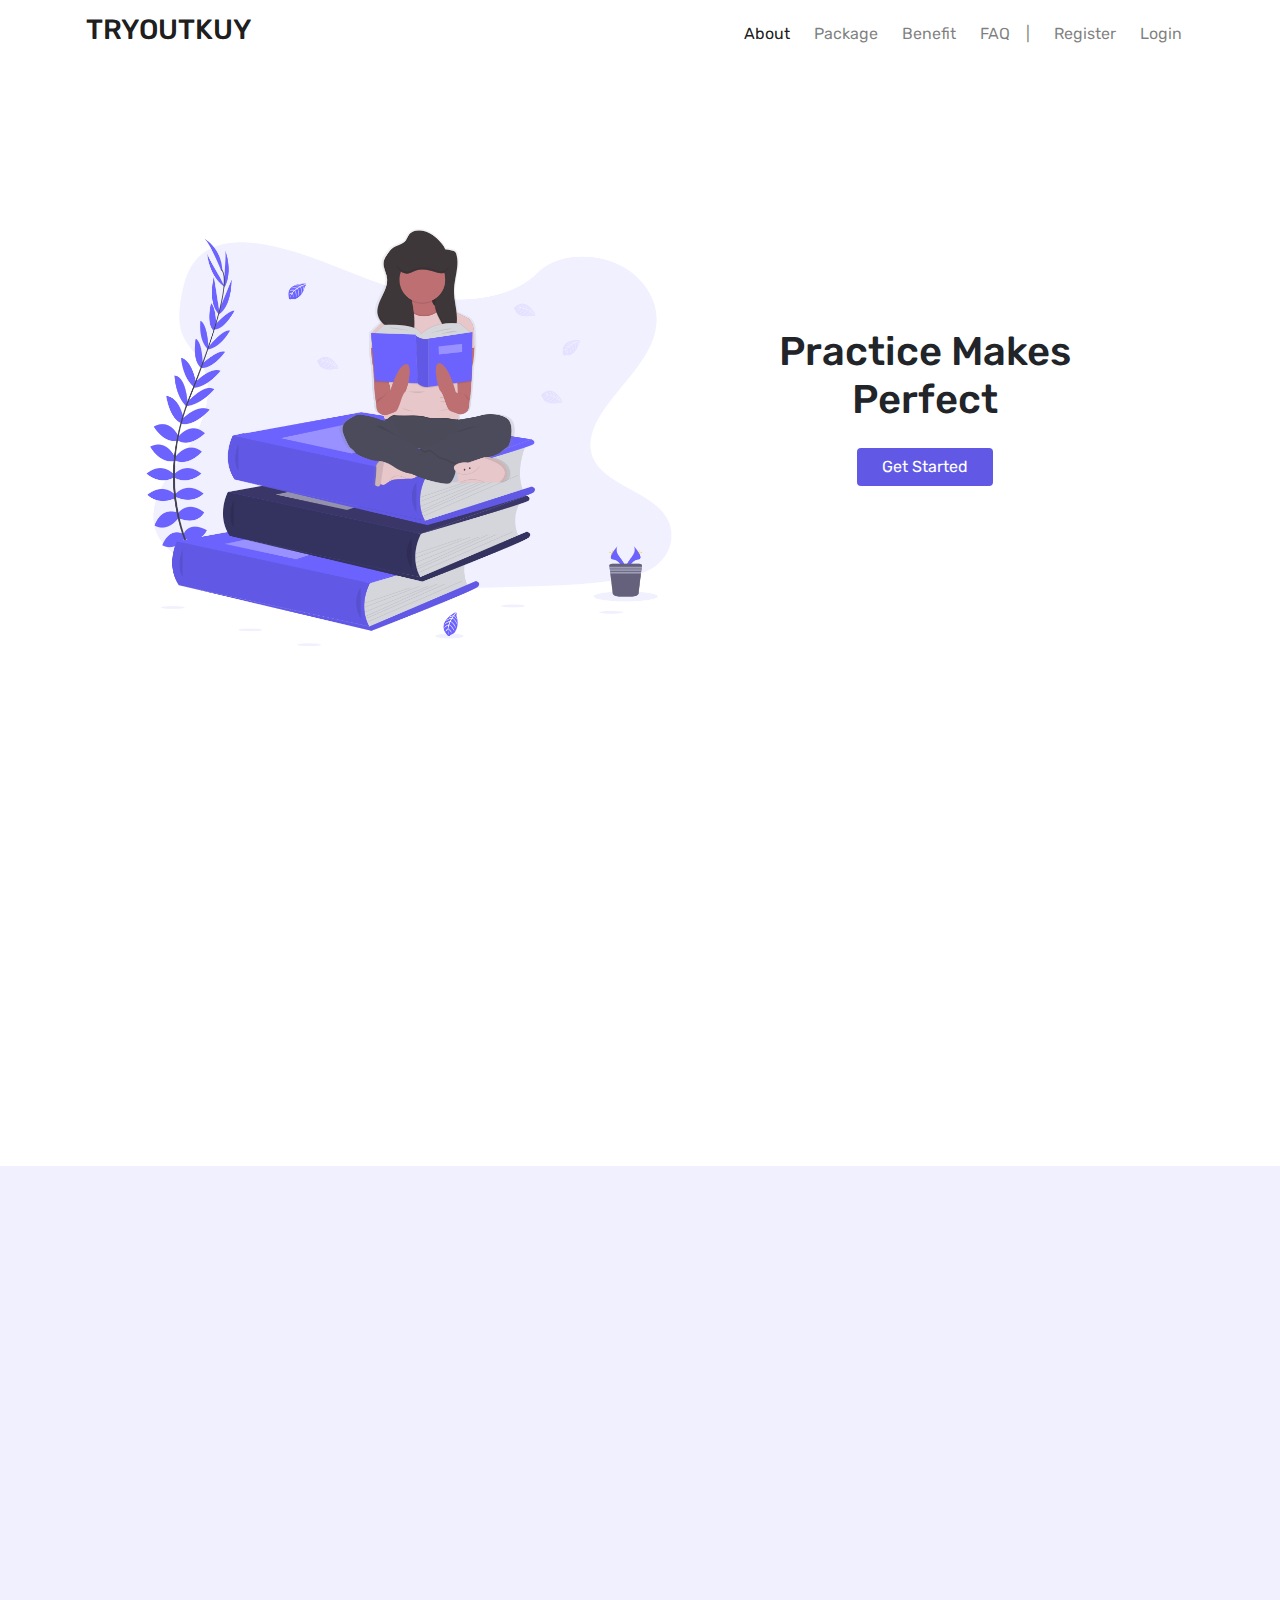
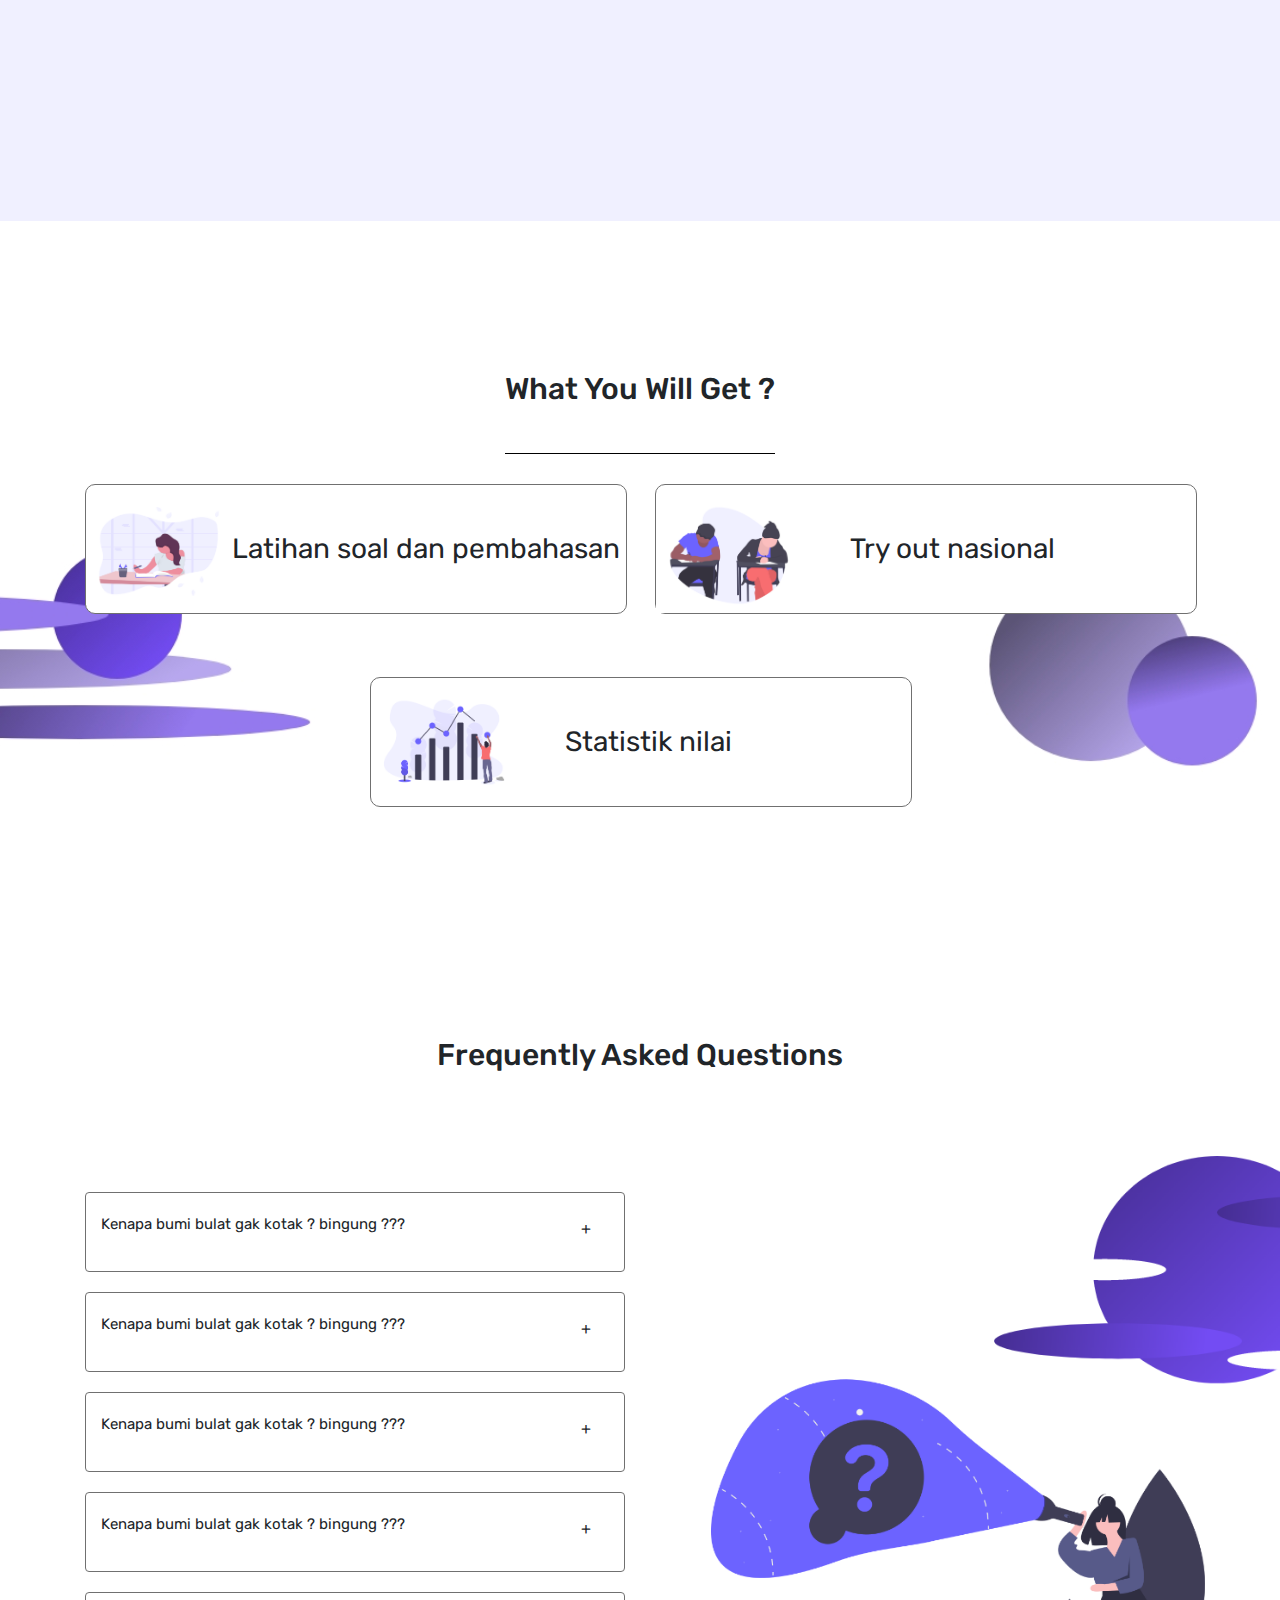
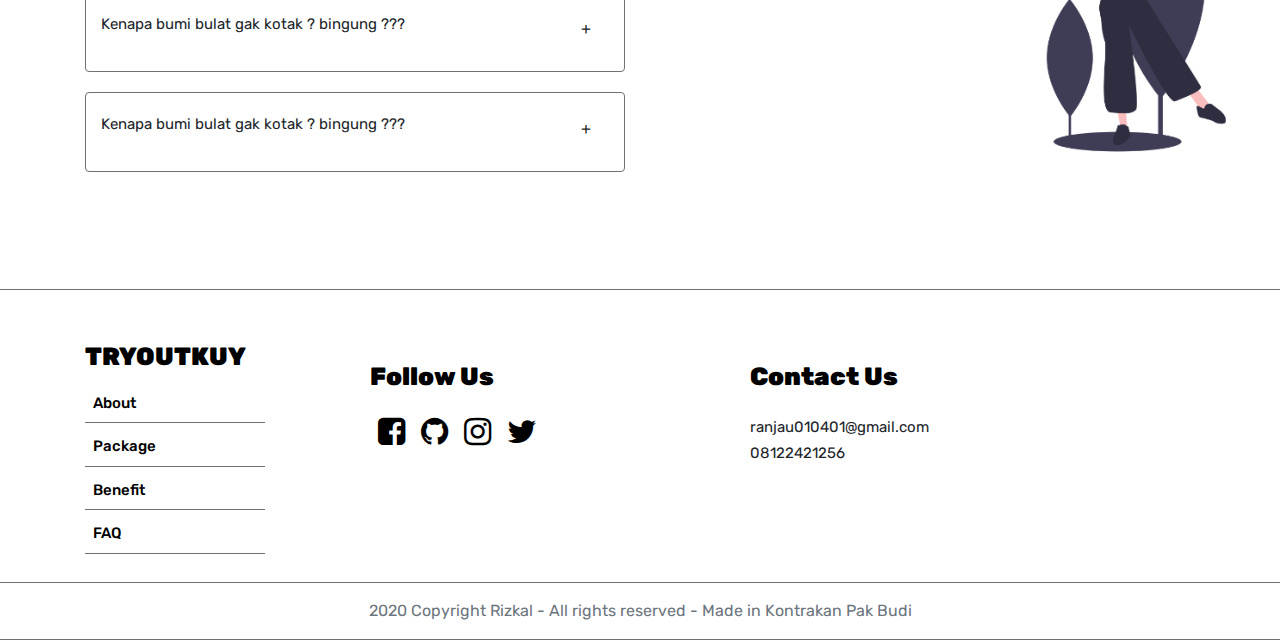
<file: index.html>
<html>
    <head>
        <title>Tryoutkuy</title>
        <link href="https://unpkg.com/aos@2.3.1/dist/aos.css" rel="stylesheet">
        <link rel="stylesheet" href="https://maxcdn.bootstrapcdn.com/bootstrap/4.0.0/css/bootstrap.min.css" integrity="sha384-Gn5384xqQ1aoWXA+058RXPxPg6fy4IWvTNh0E263XmFcJlSAwiGgFAW/dAiS6JXm" crossorigin="anonymous">
        <link rel="stylesheet" href="Styles/main.css">
        <link href="https://fonts.googleapis.com/css2?family=Rubik:ital,wght@0,300;0,400;0,500;0,700;0,900;1,400&display=swap" rel="stylesheet">
        <link rel="stylesheet" href="https://cdnjs.cloudflare.com/ajax/libs/font-awesome/4.7.0/css/font-awesome.min.css">
    </head>
    <body>
        <!--Navbar-->
        <div class="container sticky" id="navbar">
            <nav class=" row navbar navbar-expand-lg navbar-light">
                <a href="#" class="navbar-brand">
                    <h3>TRYOUTKUY</h3>
                </a>
                <button class="navbar-toggler navbar-toggler-right" 
                type="button" 
                data-toggle="collapse" 
                data-target="#navb" >
                
                <span class="navbar-toggler-icon"></span>
                </button>
                
                <div class="collapse navbar-collapse" id="navb">
                    <ul class="navbar-nav ml-auto">
                        <li class="nav-item active px-1">
                            <a href="#about" class="nav-link">About</a>
                        </li>
                        <li class="nav-item px-1">
                            <a href="#package" class="nav-link">Package</a>
                        </li>
                        <li class="nav-item px-1">
                            <a href="#benefit" class="nav-link">Benefit</a>
                        </li>
                        <li class="nav-item px-1">
                            <a href="#faq" class="nav-link">FAQ &nbsp &nbsp;|</a>
                        </li>
                        <li class="nav-item px-1">
                            <a href="login.html" class="nav-link">Register</a>
                        </li>
                        <li class="nav-item px-1">
                            <a href="register.html" class="nav-link">Login</a>
                        </li>
                    </ul>
                </div>
            </nav>
        </div>
        <!--Header-->
        <header>
            <div class="container">
                <div class="row header-content justify-content-left">
                    <div class="col-12 col-md-6 text-center header-text order-2">
                        <h1>Practice Makes
                            <br>
                            Perfect
                        </h1>
                        <a href="#" class="btn btn-get-started px-4 mt-3">
                            Get Started
                        </a>
                    </div>
                    <div class="col-12 col-md-6 text-center order-1">
                        <img src="images//undraw_book_lover_mkck.png" width="120%" alt="">
                    </div>
                </div>
            </div>       
        </header>

        <main>
            <section class="about" id="about">
                <div class="container">
                    <div class="justify-content-center row" data-aos="fade-down">
                        <h2>About Us</h2>
                        <div class="row justify-content-center">
                            <div class="col-8 text-center">
                                <p>Lorem ipsum dolor, sit amet consectetur adipisicing elit. Nihil mollitia voluptatem ipsa accusamus, modi magni odit libero est expedita eligendi voluptate hic, unde in voluptatibus aperiam sed, accusantium perferendis minima. </p>
                            </div>
                            
                        </div>
                        
                    </section>
                </div>
            </section>

            <section class="package" id="package">
                <div class="container">
                    <div class="row justify-content-center pt-4">
                        <h2 class="mb-4" data-aos="fade-up">Package</h2>
                    </div>
                    <div class="row justify-content-center">
                        <div class="col-12 col-md-4 package-content">
                            <div class="card card-package text-center" data-aos="fade-up" data-aos-delay="200">
                                <h3 class="">The One</h3>
                                <p>Lorem ipsum dolor sit amet, consectetur adipisicing elit. Sed nisi cupiditate, rerum laudantium saepe doloribus cum error sunt repudiandae veritatis iure. Hic nihil doloribus nulla aperiam illum necessitatibus debitis soluta?</p>
                                <hr>
                                <h3>200K</h3>    
                            </div>                          
                        </div>
                        <div class="col-12 col-md-4 package-content">
                            <div class="card card-package text-center" data-aos="fade-up" data-aos-delay="400">
                                <h3>The One</h3>
                                <p>Lorem ipsum dolor sit amet, consectetur adipisicing elit. Sed nisi cupiditate, rerum laudantium saepe doloribus cum error sunt repudiandae veritatis iure. Hic nihil doloribus nulla aperiam illum necessitatibus debitis soluta?</p>
                                <hr>
                                <h3>200K</h3>    
                            </div>                          
                        </div>
                        <div class="col-12 col-md-4 package-content">
                            <div class="card card-package text-center" data-aos="fade-up" data-aos-delay="600">
                                <h3 class="">The One</h3>
                                <p>Lorem ipsum dolor sit amet, consectetur adipisicing elit. Sed nisi cupiditate, rerum laudantium saepe doloribus cum error sunt repudiandae veritatis iure. Hic nihil doloribus nulla aperiam illum necessitatibus debitis soluta?</p>
                                <hr>
                                <h3>200K</h3>    
                            </div>                          
                        </div>
                    </div>
                </div>
            </section>

            <section class="benefit" id="benefit">
                <div class="container">
                    <div class="row benefit-title justify-content-center">
                        <h2>What You Will Get ?</h2>
                    </div>
                    <div class="row benefit-content justify-content-center">
                        <div class="col-12 col-lg-6 text-center benefit-item">
                            <div class="card card-benefit">
                                <div class="row pt-2">        
                                    <img class="" src="images/undraw_studying_s3l7.png" alt="Latihan soal dan pembahasan image" width="161px">
                                    <p>Latihan soal dan pembahasan</p>
                                </div>
                            </div>
                        </div>
                        <div class="col-12 col-lg-6 text-center benefit-item">
                            <div class="card card-benefit">
                                <div class="row pt-2">        
                                    <img class="" src="images/undraw_exams_g4ow.png" alt="Latihan soal dan pembahasan image" width="161px">
                                    <p class="ml-5">Try out nasional</p>
                                </div>
                            </div>
                        </div>
                    </div>
                    <div class="row benefit-content justify-content-center">
                        <div class="col-12 col-lg-6 text-center benefit-item">
                            <div class="card card-benefit">
                                <div class="row pt-2">        
                                    <img class="" src="images/undraw_visual_data_b1wx.png" alt="Latihan soal dan pembahasan image" width="161px">
                                    <p class="align-middle ml-5">Statistik nilai</p>
                                </div>
                            </div>
                        </div>               
                    </div>
                </div>
            </section>

            <section class="faq pt-5" id="faq">
                <div class="container">
                    <h2 class="text-center">Frequently Asked Questions</h2>
                    <div class="row faq-content">
                        <div class="col-12 col-lg-6 mt-3">
                            <div class="card card-faq">
                                <div class="row">
                                    <p>Kenapa bumi bulat gak kotak ? bingung ???</p>
                                    <a class=" quest1 ml-auto mr-5 mt-4" style="cursor: pointer;">+</a>
                                </div>
                            </div>
                            <p class="answer1">Karena Bumi itu bulat oi</p>
                            <div class="card card-faq">
                                <div class="row">
                                    <p>Kenapa bumi bulat gak kotak ? bingung ???</p>
                                    <a class=" quest2 ml-auto mr-5 mt-4" style="cursor: pointer;">+</a>
                                </div>
                            </div>
                            <p class="answer2">Karena Bumi itu bulat oi</p>
                            <div class="card card-faq">
                                <div class="row">
                                    <p>Kenapa bumi bulat gak kotak ? bingung ???</p>
                                    <a class=" quest3 ml-auto mr-5 mt-4" style="cursor: pointer;">+</a>
                                </div>
                            </div>
                            <p class="answer3">Karena Bumi itu bulat oi</p>
                            <div class="card card-faq">
                                <div class="row">
                                    <p>Kenapa bumi bulat gak kotak ? bingung ???</p>
                                    <a class=" quest4 ml-auto mr-5 mt-4" style="cursor: pointer;">+</a>
                                </div>
                            </div>
                            <p class="answer4">Karena Bumi itu bulat oi</p>
                            <div class="card card-faq">
                                <div class="row">
                                    <p>Kenapa bumi bulat gak kotak ? bingung ???</p>
                                    <a class=" quest5 ml-auto mr-5 mt-4" style="cursor: pointer;">+</a>
                                </div>
                            </div>
                            <p class="answer5">Karena Bumi itu bulat oi</p>
                            <div class="card card-faq">
                                <div class="row">
                                    <p>Kenapa bumi bulat gak kotak ? bingung ???</p>
                                    <a class=" quest6 ml-auto mr-5 mt-4" style="cursor: pointer;">+</a>
                                </div>
                            </div>
                            <p class="answer6">Karena Bumi itu bulat oi</p>
                        </div>
                        <div class="col-12 col-lg-6">
                            <img src="images/Group 3.png" width="150%" alt="">
                        </div>
                    </div>
                </div>
            </section>
            
            
        </main>

        <footer>
            <div class="footer-1">
                <div class="container footer-content pt-5">
                    <section class="footer">
                        <div class="row footer-content">
                            <div class="col-12 col-md-3 tryoutkuy-content">                        
                                <div class="d-flex flex-column">
                                    <div class="footer-title mb-2">TRYOUTKUY</div>
                                    <div class="mb-1 item p-2"><a href="#">About</a></div>
                                    <div class="mb-1 item p-2"><a href="#">Package</a></div>
                                    <div class="mb-1 item p-2"><a href="#">Benefit</a></div>
                                    <div class="mb-1 item p-2"><a href="#">FAQ</a></div>
                                </div>
                            </div>  
                            <div class="col-12 col-md-4 follow-us mt-4">
                                <h3 class="footer-title">Follow Us</h3>
                                <div class="d-flex flex-row mt-4">
                                    <div class="facebook mx-2">
                                        <a href="#" class="text-decoration-none"><i class="fa fa-facebook-square fa-2x"></i></a>     
                                    </div>
                                    <div class="instagram mx-2">
                                        <a href="#" class="text-decoration-none"><i class="fa fa-github fa-2x"></i></a>     
                                    </div>
                                    <div class="github mx-2">
                                        <a href="#" class="text-decoration-none"><i class="fa fa-instagram fa-2x"></i></a>     
                                    </div>
                                    <div class="twitter mx-2">
                                        <a href="#" class="text-decoration-none"><i class="fa fa-twitter fa-2x"></i></a>     
                                    </div>
                                </div>
                            </div> 
                            <div class="col-12 col-md-3 contact-us mt-4">
                                <h3 class="footer-title">Contact Us</h3>
                                <p class="mt-4">ranjau010401@gmail.com</p>
                                <p class="no-telp">08122421256</p>
                            </div>     
                        </div>
                        
                    </section>
                </div>        
            </div>
            <div class="footer-2 mt-4">
                <div class="containe text-center">
                    <p class="text-muted pt-3">2020 Copyright Rizkal - All rights reserved - Made in Kontrakan Pak Budi</p>
                </div>
            </div>
            
        </footer>
        <script src="https://unpkg.com/aos@2.3.1/dist/aos.js"></script>
        <script>
            AOS.init();
          </script>
        <script src="Script/script.js"></script>
        <!-- Optional JavaScript -->
        <!-- jQuery first, then Popper.js, then Bootstrap JS -->
        <script src="https://code.jquery.com/jquery-3.2.1.slim.min.js" integrity="sha384-KJ3o2DKtIkvYIK3UENzmM7KCkRr/rE9/Qpg6aAZGJwFDMVNA/GpGFF93hXpG5KkN" crossorigin="anonymous"></script>
        <script src="https://cdnjs.cloudflare.com/ajax/libs/popper.js/1.12.9/umd/popper.min.js" integrity="sha384-ApNbgh9B+Y1QKtv3Rn7W3mgPxhU9K/ScQsAP7hUibX39j7fakFPskvXusvfa0b4Q" crossorigin="anonymous"></script>
        <script src="https://maxcdn.bootstrapcdn.com/bootstrap/4.0.0/js/bootstrap.min.js" integrity="sha384-JZR6Spejh4U02d8jOt6vLEHfe/JQGiRRSQQxSfFWpi1MquVdAyjUar5+76PVCmYl" crossorigin="anonymous"></script>
    </body>
</html>
</file>
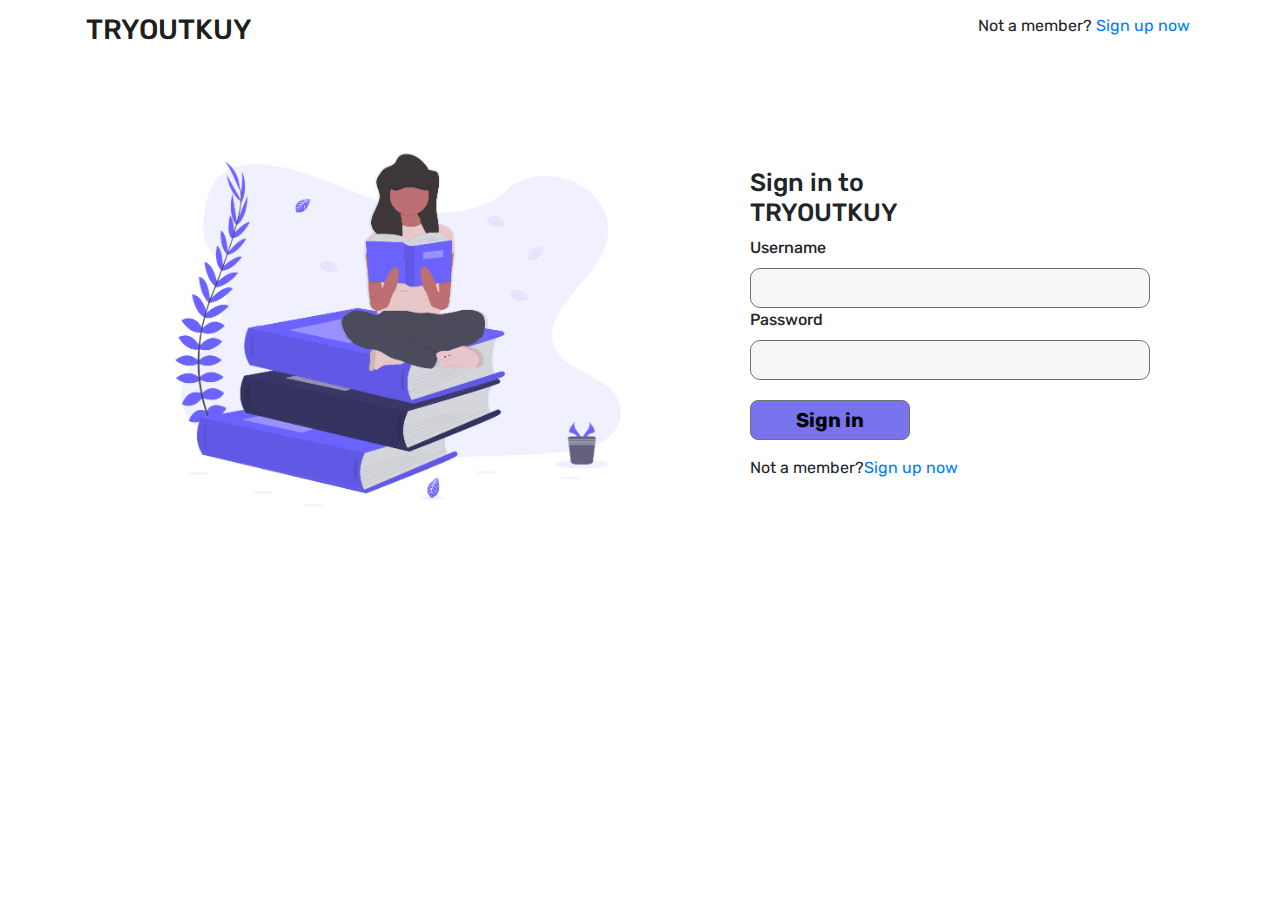
<file: login.html>
<html>
    <head>
        <title>Tryoutkuy</title>
        <link href="https://unpkg.com/aos@2.3.1/dist/aos.css" rel="stylesheet">
        <link rel="stylesheet" href="https://maxcdn.bootstrapcdn.com/bootstrap/4.0.0/css/bootstrap.min.css" integrity="sha384-Gn5384xqQ1aoWXA+058RXPxPg6fy4IWvTNh0E263XmFcJlSAwiGgFAW/dAiS6JXm" crossorigin="anonymous">
        <link rel="stylesheet" href="Styles/login.css">
        <link href="https://fonts.googleapis.com/css2?family=Rubik:ital,wght@0,300;0,400;0,500;0,700;0,900;1,400&display=swap" rel="stylesheet">
        <link rel="stylesheet" href="https://cdnjs.cloudflare.com/ajax/libs/font-awesome/4.7.0/css/font-awesome.min.css">
    </head>
    <body>
        <!--Navbar-->
        <div class="container sticky" id="navbar">
            <nav class=" row navbar navbar-expand-lg navbar-light">
                <a href="#" class="navbar-brand">
                    <h3>TRYOUTKUY</h3>
                </a>
                <!-- <button class="navbar-toggler navbar-toggler-right" 
                type="button" 
                data-toggle="collapse" 
                data-target="#navb" > 
                
               <span class="navbar-toggler-icon"></span> 
                </button> -->
                
                <div class="collapse navbar-collapse" id="navb">
                    <ul class="navbar-nav ml-auto">
                        <li class="nav-item active px-1">
                            <p>Not a member? <a href="register.html">Sign up now</a></p>
                        </li>
                    </ul>
                </div>
            </nav>
        </div>
        
        <!--Login Form-->
        <div class="row justify-content-center">
            <div class="col-lg-4 img-header">
                <img src="images/undraw_book_lover_mkck.png" alt="">
            </div>
            <div class="col-lg-4 login-element">
                <h2>Sign in to <br>TRYOUTKUY</h2>
                <form>
                    <label class="lbl-username" for="username">Username</label>
                        <input class="username" id="username" type="text" name="username" autocomplete="off" required>
                    <label class="lbl-password" for="password">Password</label>
                        <input class="password" id="password" type="password" name="pasword" autocomplete="off" required>
                        <input class="login-btn" type="submit" name="login" value="Sign in">
                </form>
                <p class="sign-up-now">Not a member?<a href="register.html">Sign up now</a></p>
            </div>
        </div>
       
        <script src="https://unpkg.com/aos@2.3.1/dist/aos.js"></script>
        <script>
            AOS.init();
          </script>
        <script src="Script/script.js"></script>
        <!-- Optional JavaScript -->
        <!-- jQuery first, then Popper.js, then Bootstrap JS -->
        <script src="https://code.jquery.com/jquery-3.2.1.slim.min.js" integrity="sha384-KJ3o2DKtIkvYIK3UENzmM7KCkRr/rE9/Qpg6aAZGJwFDMVNA/GpGFF93hXpG5KkN" crossorigin="anonymous"></script>
        <script src="https://cdnjs.cloudflare.com/ajax/libs/popper.js/1.12.9/umd/popper.min.js" integrity="sha384-ApNbgh9B+Y1QKtv3Rn7W3mgPxhU9K/ScQsAP7hUibX39j7fakFPskvXusvfa0b4Q" crossorigin="anonymous"></script>
        <script src="https://maxcdn.bootstrapcdn.com/bootstrap/4.0.0/js/bootstrap.min.js" integrity="sha384-JZR6Spejh4U02d8jOt6vLEHfe/JQGiRRSQQxSfFWpi1MquVdAyjUar5+76PVCmYl" crossorigin="anonymous"></script>
    </body>
</html>
</file>
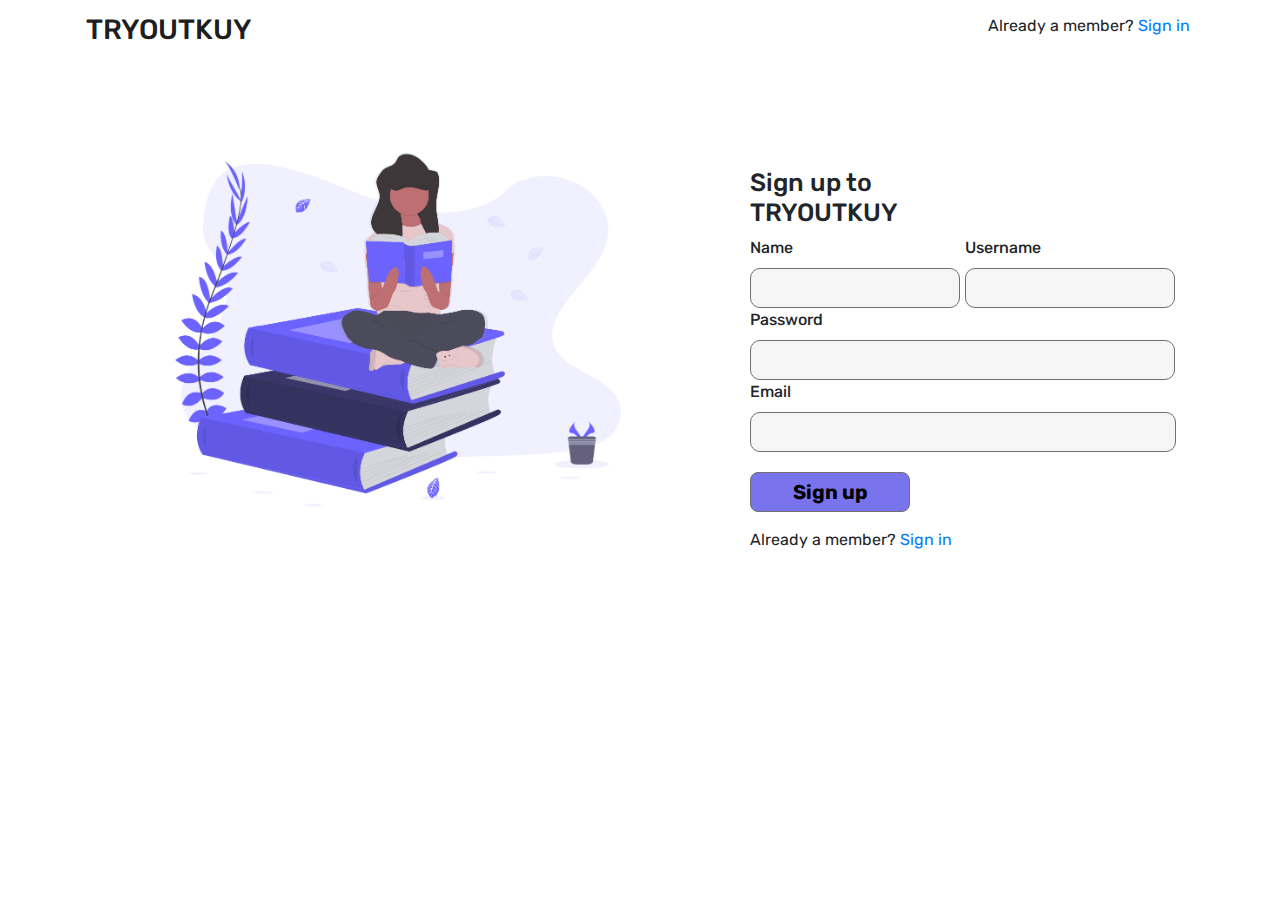
<file: register.html>
<html>
    <head>
        <title>Tryoutkuy</title>
        <link href="https://unpkg.com/aos@2.3.1/dist/aos.css" rel="stylesheet">
        <link rel="stylesheet" href="https://maxcdn.bootstrapcdn.com/bootstrap/4.0.0/css/bootstrap.min.css" integrity="sha384-Gn5384xqQ1aoWXA+058RXPxPg6fy4IWvTNh0E263XmFcJlSAwiGgFAW/dAiS6JXm" crossorigin="anonymous">
        <link rel="stylesheet" href="Styles/register.css">
        <link href="https://fonts.googleapis.com/css2?family=Rubik:ital,wght@0,300;0,400;0,500;0,700;0,900;1,400&display=swap" rel="stylesheet">
        <link rel="stylesheet" href="https://cdnjs.cloudflare.com/ajax/libs/font-awesome/4.7.0/css/font-awesome.min.css">
    </head>
    <body>
        <!--Navbar-->
        <div class="container sticky" id="navbar">
            <nav class=" row navbar navbar-expand-lg navbar-light">
                <a href="#" class="navbar-brand">
                    <h3>TRYOUTKUY</h3>
                </a>
                <!-- <button class="navbar-toggler navbar-toggler-right" 
                type="button" 
                data-toggle="collapse" 
                data-target="#navb" >
                
                <span class="navbar-toggler-icon"></span>
                </button> -->
                
                <div class="collapse navbar-collapse" id="navb">
                    <ul class="navbar-nav ml-auto">
                        <li class="nav-item active px-1">
                            <p>Already a member? <a href="login.html">Sign in</a></p>
                        </li>
                    </ul>
                </div>
            </nav>
        </div>
        
        <!--Login Form-->
        <div class="row justify-content-center">
            <div class="col-lg-4 img-header">
                <img src="images/undraw_book_lover_mkck.png" alt="">
            </div>
            <div class="col-lg-4 login-element">
                <h2>Sign up to <br>TRYOUTKUY</h2>
                <form>
                    <div class="row name-user">
                        <div class="col-6">
                            <label class="lbl-name" for="name">Name</label>
                            <input class="name" id="name" type="text" name="name" autocomplete="off" required>
                        </div>
                        <div class="col-6">
                            <label class="lbl-username" for="username">Username</label>
                        <input class="username" id="username" type="text" name="username"  autocomplete="off" required>
                        </div>
                    </div>
                    <label class="lbl-password" for="password">Password</label>
                        <input class="password" id="password" type="password" name="password"  autocomplete="off" required>
                    <label class="lbl-email" for="email">Email</label>
                        <input class="email" id="email" type="text" name="email"  autocomplete="off" required>
                   
                        
                        <input class="login-btn" type="submit" name="login" value="Sign up">
                </form>
                <p>Already a member? <a href="login.html"> Sign in</a></p>
            </div>
        </div>
       
        <script src="https://unpkg.com/aos@2.3.1/dist/aos.js"></script>
        <script>
            AOS.init();
          </script>
        <script src="Script/script.js"></script>
        <!-- Optional JavaScript -->
        <!-- jQuery first, then Popper.js, then Bootstrap JS -->
        <script src="https://code.jquery.com/jquery-3.2.1.slim.min.js" integrity="sha384-KJ3o2DKtIkvYIK3UENzmM7KCkRr/rE9/Qpg6aAZGJwFDMVNA/GpGFF93hXpG5KkN" crossorigin="anonymous"></script>
        <script src="https://cdnjs.cloudflare.com/ajax/libs/popper.js/1.12.9/umd/popper.min.js" integrity="sha384-ApNbgh9B+Y1QKtv3Rn7W3mgPxhU9K/ScQsAP7hUibX39j7fakFPskvXusvfa0b4Q" crossorigin="anonymous"></script>
        <script src="https://maxcdn.bootstrapcdn.com/bootstrap/4.0.0/js/bootstrap.min.js" integrity="sha384-JZR6Spejh4U02d8jOt6vLEHfe/JQGiRRSQQxSfFWpi1MquVdAyjUar5+76PVCmYl" crossorigin="anonymous"></script>
    </body>
</html>
</file>
<file: Styles/main.css>
* {
  -webkit-box-sizing: border-box;
          box-sizing: border-box;
}

body {
  font-family: 'Rubik', sans-serif;
}

body #navbar {
  z-index: 100;
  background-color: white;
}

body .sticky {
  position: -webkit-sticky;
  position: sticky;
  top: 0;
}

header {
  padding: 120px 0 60px;
}

header .header-text {
  padding-top: 140px;
}

header a {
  background-color: #6159E6;
  color: white;
}

header a:hover {
  background-color: #7A73EE;
  color: white;
}

main {
  /*width: 542px;
    height: 131px;
    border-radius: 10px;
    background: #fff;
    border: 1px solid #707070;*/
}

main .about {
  min-height: 419px;
  padding-top: 36px;
}

main .about h2 {
  font-size: 34px;
}

main .about h2:after {
  content: '';
  display: inline-block;
  width: 100%;
  height: 100%;
  margin-top: 5px;
  margin-right: -80%;
  border-bottom: 1px solid #000;
}

main .about p {
  margin-top: 60px;
  font-size: 25px;
}

main .package {
  background-color: #F0F0FF;
  min-height: 560px;
}

main .package .card {
  border: 1px solid #707070;
}

main .package .card-package {
  margin-top: 100px;
  margin-left: auto;
  margin-right: auto;
  padding: 30px;
  padding-bottom: 2px;
  margin-bottom: -80px;
  min-height: 520px;
  max-width: 356px;
}

main .package h2 {
  font-size: 30px;
}

main .package p {
  font-size: 23px;
}

main .package h2:after {
  content: '';
  display: inline-block;
  width: 100%;
  height: 100%;
  margin-top: 5px;
  margin-right: -80%;
  border-bottom: 1px solid #000;
}

main .benefit {
  min-height: 618px;
  margin-top: 150px;
  background-image: url(../images/BackBenefit.jpg);
  background-position-y: -160px;
  background-size: cover;
}

main .benefit .card {
  border: 1px solid #707070;
}

main .benefit h2 {
  font-size: 30px;
}

main .benefit h2:after {
  content: '';
  display: inline-block;
  width: 100%;
  height: 100%;
  margin-top: 5px;
  margin-right: -60%;
  border-bottom: 1px solid #000;
}

main .benefit .card-benefit {
  margin-top: 63px;
  height: 130px;
  width: 540px;
  padding-top: 5px;
  padding-bottom: 0px;
  width: 542px;
  border-radius: 10px;
}

main .benefit .card-benefit img {
  padding-left: 15px;
}

main .benefit .card-benefit p {
  font-size: 28px;
  padding-top: 30px;
}

main .faq h2 {
  font-size: 30px;
}

main .faq .faq-content {
  padding-top: 75px;
}

main .faq .card {
  border: 1px solid #707070;
}

main .faq .card-faq {
  height: 80px;
  margin-top: 20px;
}

main .faq .card-faq p {
  padding-top: 20px;
  padding-left: 30px;
  font-size: 15px;
}

main .faq .answer1 {
  margin-top: 15px;
  display: none;
}

main .faq .answer2 {
  margin-top: 15px;
  display: none;
}

main .faq .answer3 {
  margin-top: 15px;
  display: none;
}

main .faq .answer4 {
  margin-top: 15px;
  display: none;
}

main .faq .answer5 {
  margin-top: 15px;
  display: none;
}

main .faq .answer6 {
  margin-top: 15px;
  display: none;
}

footer {
  margin-top: 100px;
  min-height: 320px;
  border-top: solid 1px #707070;
  border-bottom: solid 1px #707070;
}

footer .tryoutkuy-content .flex-column .footer-title {
  font-family: Rubik;
  font-weight: 900;
  font-size: 25px;
  text-align: left;
  color: #000;
}

footer .tryoutkuy-content .flex-column .item {
  width: 180px;
  font-family: Rubik;
  border-bottom: 1px solid #707070;
  text-align: left;
  color: #000;
  padding-right: 3px;
}

footer .tryoutkuy-content .flex-column .item a {
  font-weight: 500;
  font-size: 15px;
  color: #000;
}

footer .tryoutkuy-content .flex-column .item a:hover {
  text-decoration: none;
  color: #595252;
}

footer .follow-us .footer-title {
  font-family: Rubik;
  font-weight: 900;
  font-size: 25px;
  text-align: left;
  color: #000;
}

footer .follow-us a {
  color: black;
}

footer .follow-us a:hover {
  color: #595252;
}

footer .contact-us .footer-title {
  font-family: Rubik;
  font-weight: 900;
  font-size: 25px;
  text-align: left;
  color: #000;
}

footer .contact-us p {
  font-size: 15px;
}

footer .contact-us .no-telp {
  margin-top: -13px;
}

footer .footer-2 {
  border-top: solid 1px #707070;
}
/*# sourceMappingURL=main.css.map */
</file>
<file: Styles/login.css>
* {
  -webkit-box-sizing: border-box;
          box-sizing: border-box;
}

@media only screen and (max-width: 790px) {
  .img-header {
    display: none;
  }
}

body {
  font-family: 'Rubik', sans-serif;
}

body #navbar {
  z-index: 100;
  background-color: white;
}

body .sticky {
  position: -webkit-sticky;
  position: sticky;
  top: 0;
}

body .img-header {
  margin-right: 100px;
  margin-top: 50px;
}

body .img-header img {
  width: 550px;
}

body .login-element {
  border-radius: 50px;
  margin-top: 100px;
  height: 313px;
  margin-left: 90px;
}

body .login-element .sign-up-now {
  display: inline-block;
}

body .login-element h2 {
  font-size: 25px;
}

body .login-element .lbl-username {
  font-family: 'Rubik', sans-serif;
  font-weight: 450;
}

body .login-element .lbl-password {
  font-weight: 450;
  font-family: 'Rubik', sans-serif;
}

body .login-element .username {
  height: 40px;
  width: 436px;
  border-radius: 10px;
  border: 1px solid #707070;
  background-color: #F6F6F6;
  width: 400px;
  display: block;
  margin-top: 0px;
}

body .login-element .password {
  height: 40px;
  width: 436px;
  border-radius: 10px;
  border: 1px solid #707070;
  background-color: #F6F6F6;
  width: 400px;
  display: block;
  margin-top: 0px;
}

body .login-element .login-btn {
  font-family: 'Rubik', sans-serif;
  font-weight: bold;
  font-size: 20;
  margin-top: 20px;
  width: 160px;
  height: 40px;
  border-radius: 8px;
  background: #7a73ee;
  border: 1px solid #707070;
}

body .login-element .login-btn:hover {
  background: #908AF4;
}
/*# sourceMappingURL=login.css.map */
</file>
<file: Styles/register.css>
* {
  -webkit-box-sizing: border-box;
          box-sizing: border-box;
}

@media only screen and (max-width: 900px) {
  .img-header {
    display: none;
  }
}

body {
  font-family: 'Rubik', sans-serif;
}

body #navbar {
  z-index: 100;
  background-color: white;
}

body .sticky {
  position: -webkit-sticky;
  position: sticky;
  top: 0;
}

body .img-header {
  margin-right: 100px;
  margin-top: 50px;
}

body .img-header img {
  width: 550px;
}

body .login-element {
  border-radius: 50px;
  margin-top: 100px;
  height: 313px;
  margin-left: 90px;
}

body .login-element h2 {
  font-size: 25px;
}

body .login-element .name-user {
  max-width: 430px;
}

body .login-element .lbl-name {
  font-family: 'Rubik', sans-serif;
  font-weight: 450;
}

body .login-element .name {
  height: 40px;
  width: 210px;
  border-radius: 10px;
  border: 1px solid #707070;
  background-color: #F6F6F6;
  display: block;
  margin-top: 0px;
}

body .login-element .lbl-username {
  font-family: 'Rubik', sans-serif;
  font-weight: 450;
}

body .login-element .username {
  height: 40px;
  width: 210px;
  border-radius: 10px;
  border: 1px solid #707070;
  background-color: #F6F6F6;
  display: block;
  margin-top: 0px;
}

body .login-element .lbl-password {
  font-weight: 450;
  font-family: 'Rubik', sans-serif;
}

body .login-element .password {
  height: 40px;
  width: 425px;
  border-radius: 10px;
  border: 1px solid #707070;
  background-color: #F6F6F6;
  display: block;
  margin-top: 0px;
}

body .login-element .lbl-email {
  font-family: 'Rubik', sans-serif;
  font-weight: 450;
}

body .login-element .email {
  height: 40px;
  width: 426px;
  border-radius: 10px;
  border: 1px solid #707070;
  background-color: #F6F6F6;
  display: block;
  margin-top: 0px;
}

body .login-element .login-btn {
  border: none;
  font-family: 'Rubik', sans-serif;
  font-weight: bold;
  font-size: 20;
  margin-top: 20px;
  width: 160px;
  height: 40px;
  border-radius: 8px;
  background: #7a73ee;
  border: 1px solid #707070;
}

body .login-element .login-btn:hover {
  background: #908AF4;
}
/*# sourceMappingURL=register.css.map */
</file>
